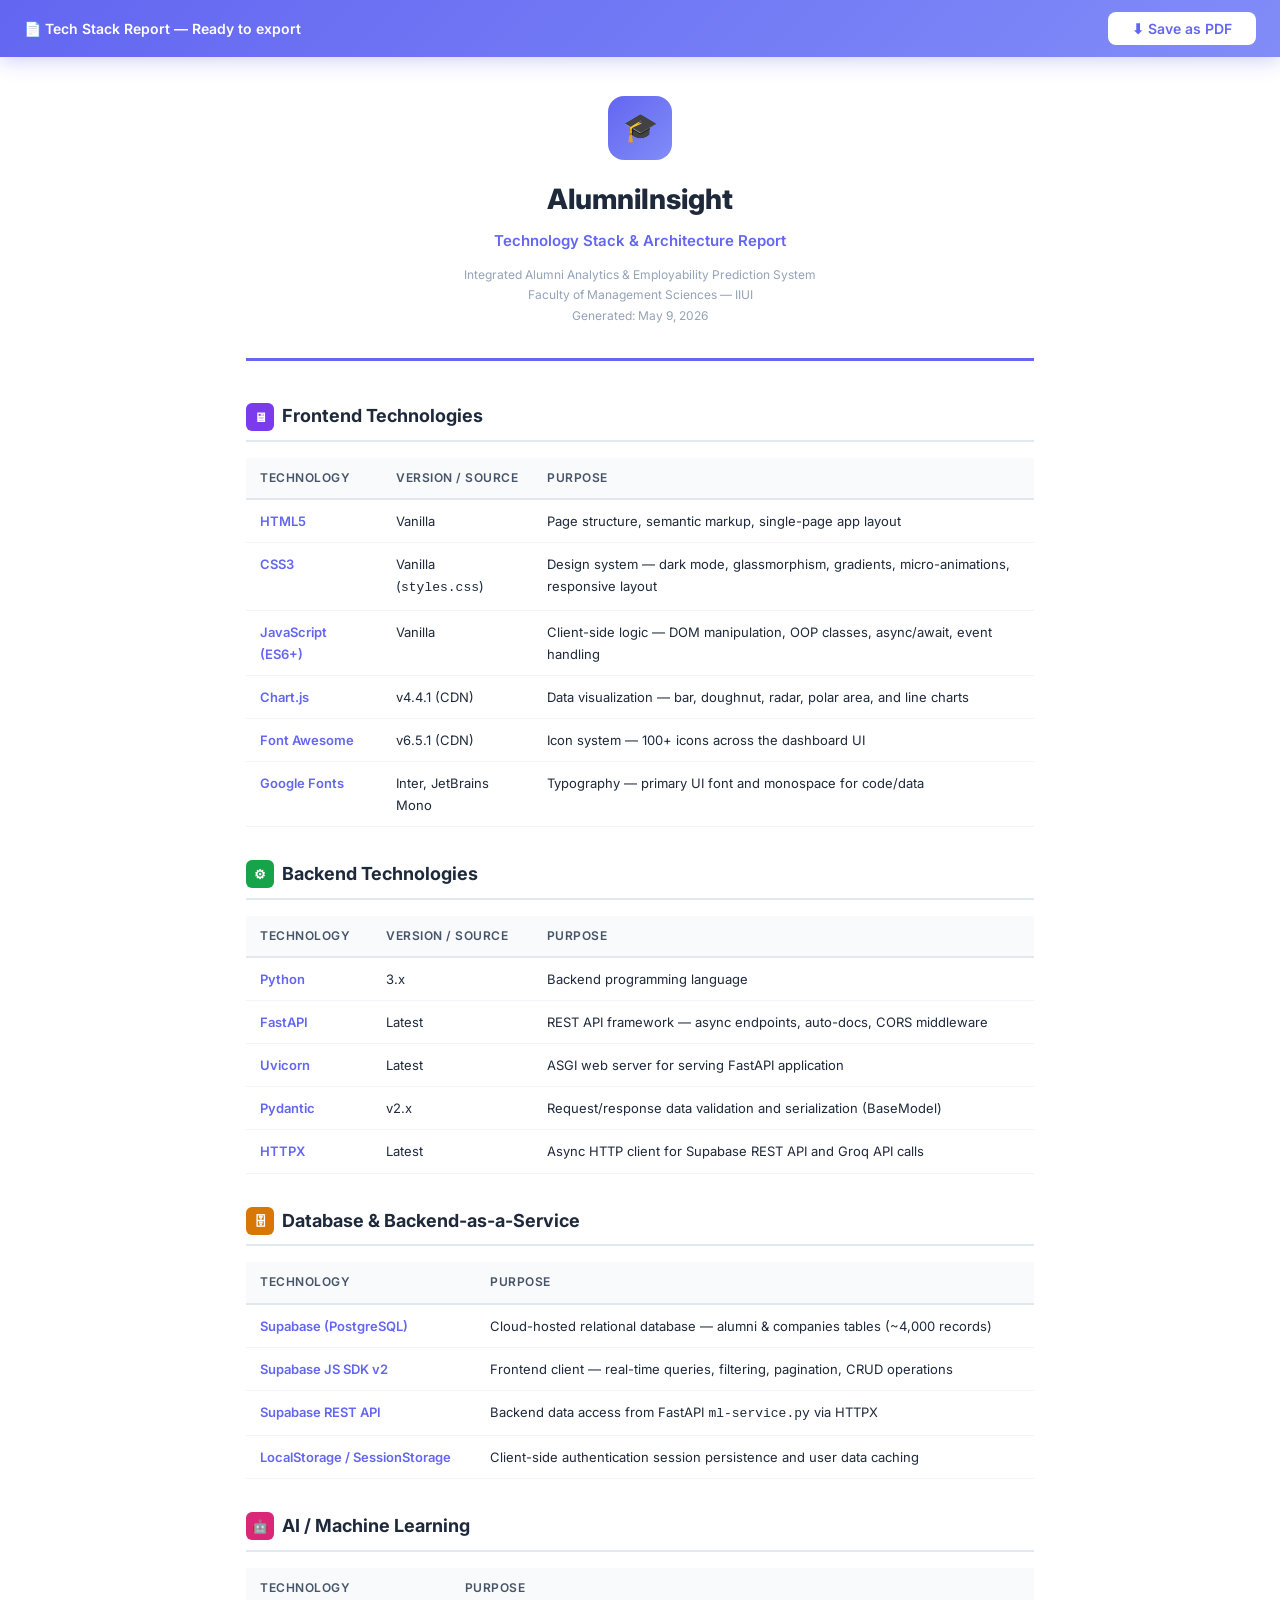
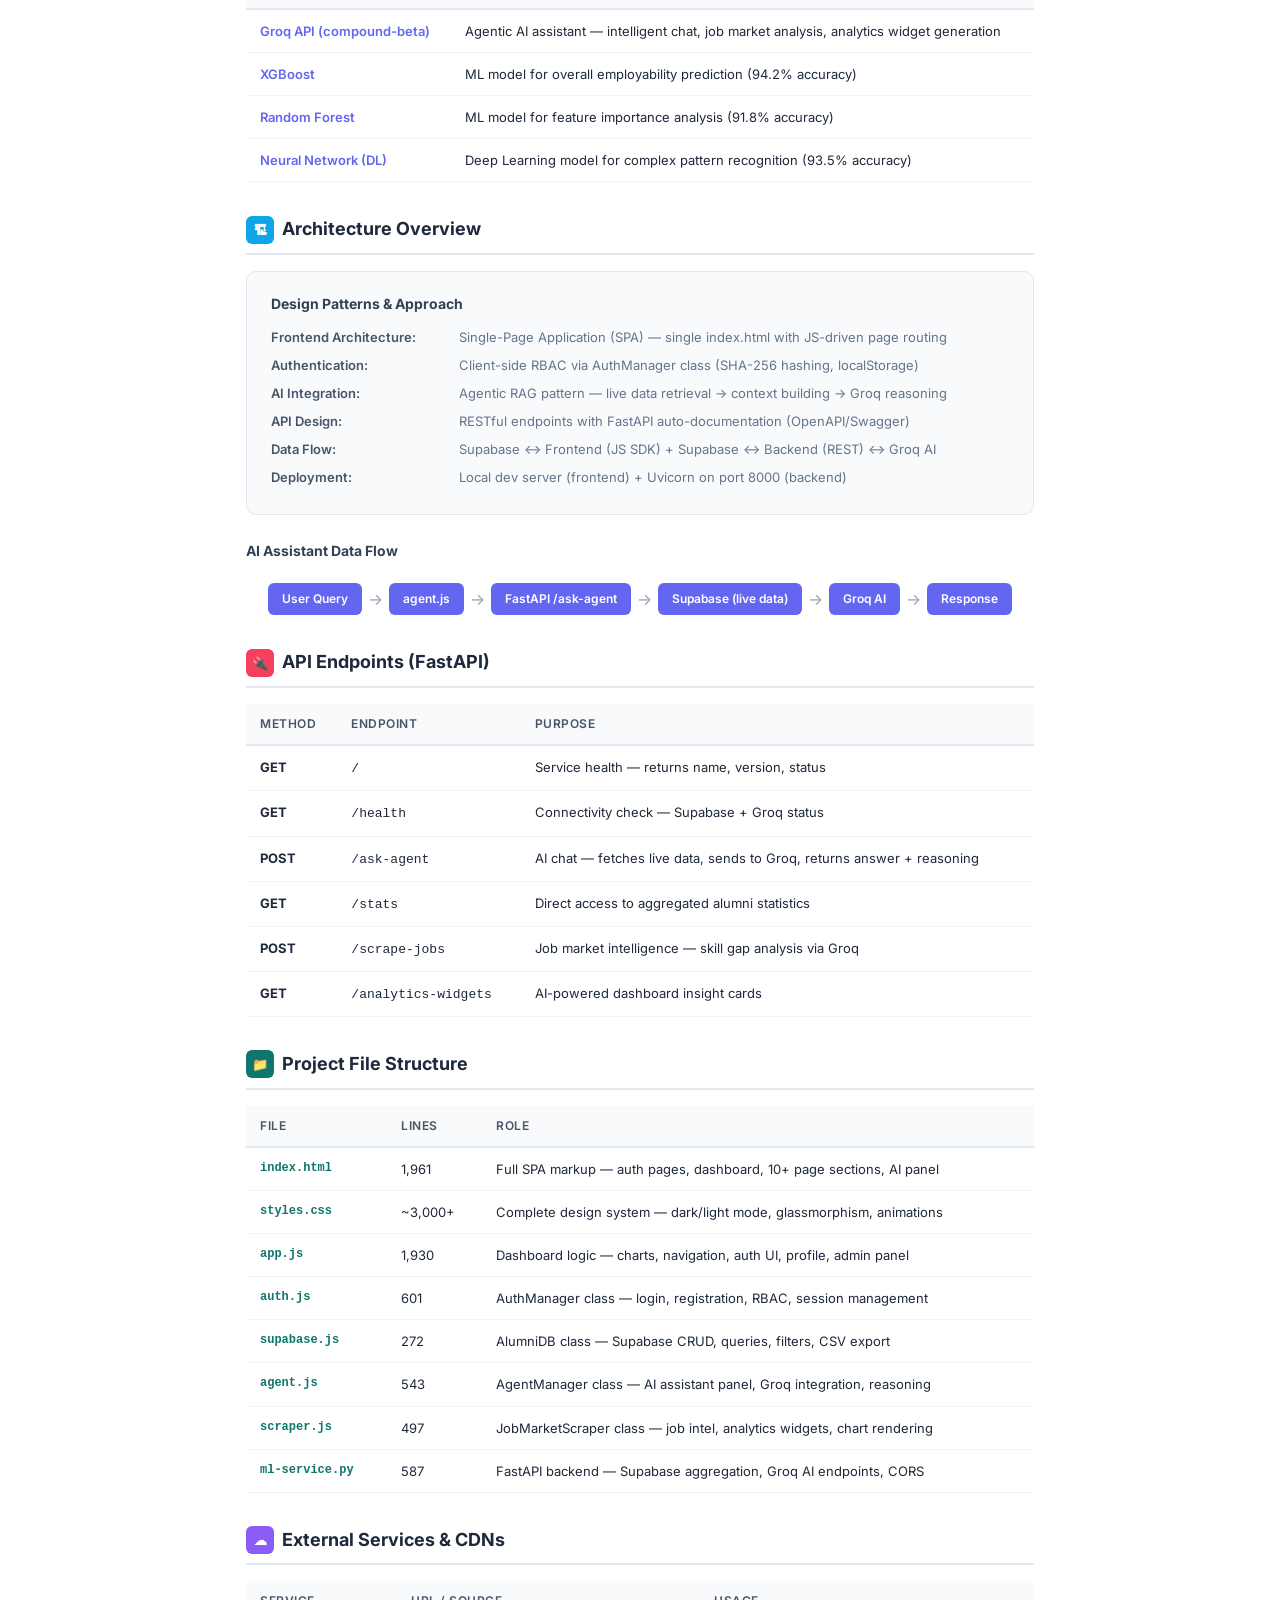
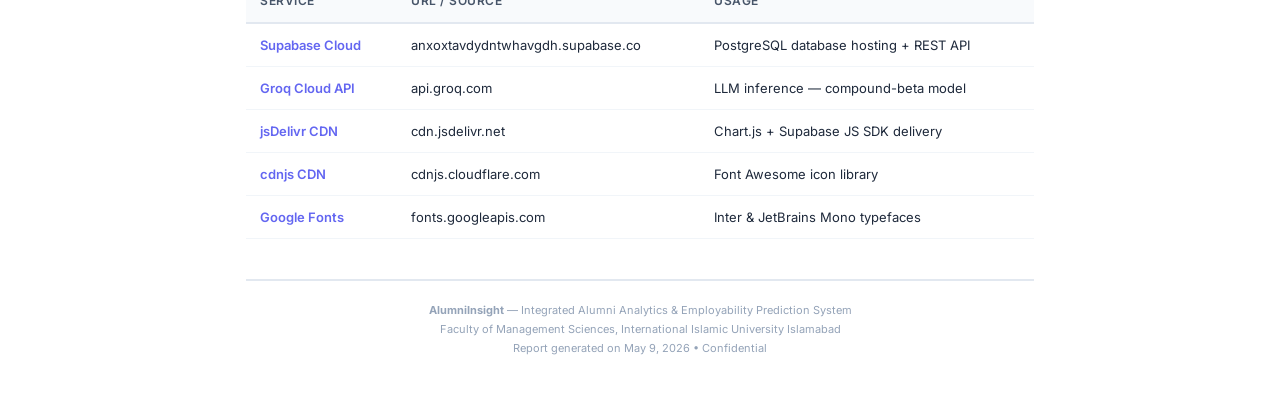
<file: tech_stack_report.html>
<!DOCTYPE html>
<html lang="en">
<head>
    <meta charset="UTF-8">
    <meta name="viewport" content="width=device-width, initial-scale=1.0">
    <title>AlumniInsight — Technology Stack Report</title>
    <link href="https://fonts.googleapis.com/css2?family=Inter:wght@300;400;500;600;700;800&display=swap" rel="stylesheet">
    <style>
        * { margin: 0; padding: 0; box-sizing: border-box; }
        body {
            font-family: 'Inter', sans-serif;
            background: #ffffff;
            color: #1e293b;
            line-height: 1.7;
            padding: 48px 56px;
            max-width: 900px;
            margin: 0 auto;
        }

        @media print {
            body { padding: 24px 32px; }
            .no-print { display: none !important; }
            .page-break { page-break-before: always; }
            table { page-break-inside: avoid; }
            h2 { page-break-after: avoid; }
        }

        /* Print Button */
        .print-bar {
            position: fixed; top: 0; left: 0; right: 0;
            background: linear-gradient(135deg, #6366f1, #818cf8);
            color: white; padding: 12px 24px;
            display: flex; justify-content: space-between; align-items: center;
            z-index: 100; box-shadow: 0 4px 20px rgba(99,102,241,0.3);
        }
        .print-bar span { font-weight: 600; font-size: 14px; }
        .print-btn {
            background: white; color: #6366f1; border: none;
            padding: 8px 24px; border-radius: 8px; font-weight: 600;
            cursor: pointer; font-size: 14px; font-family: inherit;
        }
        .print-btn:hover { background: #f0f0ff; }

        /* Header */
        .report-header {
            text-align: center; margin-bottom: 40px; padding-top: 48px;
            border-bottom: 3px solid #6366f1; padding-bottom: 32px;
        }
        .report-header .logo-icon {
            width: 64px; height: 64px; border-radius: 16px;
            background: linear-gradient(135deg, #6366f1, #818cf8);
            display: inline-flex; align-items: center; justify-content: center;
            color: white; font-size: 28px; margin-bottom: 16px;
        }
        .report-header h1 { font-size: 28px; font-weight: 800; color: #1e293b; margin-bottom: 4px; }
        .report-header .subtitle { font-size: 15px; color: #6366f1; font-weight: 600; margin-bottom: 12px; }
        .report-header .meta { font-size: 12px; color: #94a3b8; }

        /* Section */
        h2 {
            font-size: 18px; font-weight: 700; color: #1e293b;
            margin: 32px 0 16px; padding-bottom: 8px;
            border-bottom: 2px solid #e2e8f0;
            display: flex; align-items: center; gap: 8px;
        }
        h2 .icon {
            width: 28px; height: 28px; border-radius: 6px;
            display: inline-flex; align-items: center; justify-content: center;
            color: white; font-size: 13px; flex-shrink: 0;
        }

        /* Tables */
        table {
            width: 100%; border-collapse: collapse; margin-bottom: 24px;
            font-size: 13px;
        }
        thead th {
            background: #f8fafc; color: #475569; font-weight: 600;
            text-align: left; padding: 10px 14px; border-bottom: 2px solid #e2e8f0;
            font-size: 12px; text-transform: uppercase; letter-spacing: 0.5px;
        }
        tbody td {
            padding: 10px 14px; border-bottom: 1px solid #f1f5f9;
            vertical-align: top;
        }
        tbody tr:hover { background: #fafbff; }
        .tech-name { font-weight: 600; color: #6366f1; }
        .tag {
            display: inline-block; padding: 2px 8px; border-radius: 4px;
            font-size: 11px; font-weight: 600;
        }
        .tag-frontend { background: #ede9fe; color: #7c3aed; }
        .tag-backend { background: #dcfce7; color: #16a34a; }
        .tag-db { background: #fef3c7; color: #d97706; }
        .tag-ai { background: #fce7f3; color: #db2777; }

        /* File table */
        .file-table td:first-child { font-family: 'Courier New', monospace; font-size: 12px; font-weight: 600; color: #0f766e; }

        /* Architecture box */
        .arch-box {
            background: #f8fafc; border: 1px solid #e2e8f0; border-radius: 10px;
            padding: 20px 24px; margin-bottom: 24px;
        }
        .arch-box h3 { font-size: 14px; font-weight: 700; margin-bottom: 10px; color: #334155; }
        .arch-item { display: flex; gap: 8px; margin-bottom: 6px; font-size: 13px; }
        .arch-label { font-weight: 600; color: #475569; min-width: 180px; }
        .arch-value { color: #64748b; }

        /* Flow diagram */
        .flow {
            display: flex; align-items: center; justify-content: center;
            gap: 6px; margin: 20px 0; flex-wrap: wrap;
        }
        .flow-step {
            background: #6366f1; color: white; padding: 6px 14px;
            border-radius: 6px; font-size: 12px; font-weight: 600;
        }
        .flow-arrow { color: #94a3b8; font-size: 16px; }

        /* Footer */
        .report-footer {
            margin-top: 40px; padding-top: 20px; border-top: 2px solid #e2e8f0;
            text-align: center; font-size: 11px; color: #94a3b8;
        }
    </style>
</head>
<body>

    <!-- Print Bar (hidden in print) -->
    <div class="print-bar no-print">
        <span>📄 Tech Stack Report — Ready to export</span>
        <button class="print-btn" onclick="window.print()">⬇ Save as PDF</button>
    </div>

    <!-- Report Header -->
    <div class="report-header">
        <div class="logo-icon">🎓</div>
        <h1>AlumniInsight</h1>
        <div class="subtitle">Technology Stack & Architecture Report</div>
        <div class="meta">
            Integrated Alumni Analytics & Employability Prediction System<br>
            Faculty of Management Sciences — IIUI<br>
            Generated: May 9, 2026
        </div>
    </div>

    <!-- 1. FRONTEND -->
    <h2><span class="icon" style="background:#7c3aed">🖥</span> Frontend Technologies</h2>
    <table>
        <thead><tr><th>Technology</th><th>Version / Source</th><th>Purpose</th></tr></thead>
        <tbody>
            <tr><td class="tech-name">HTML5</td><td>Vanilla</td><td>Page structure, semantic markup, single-page app layout</td></tr>
            <tr><td class="tech-name">CSS3</td><td>Vanilla (<code>styles.css</code>)</td><td>Design system — dark mode, glassmorphism, gradients, micro-animations, responsive layout</td></tr>
            <tr><td class="tech-name">JavaScript (ES6+)</td><td>Vanilla</td><td>Client-side logic — DOM manipulation, OOP classes, async/await, event handling</td></tr>
            <tr><td class="tech-name">Chart.js</td><td>v4.4.1 (CDN)</td><td>Data visualization — bar, doughnut, radar, polar area, and line charts</td></tr>
            <tr><td class="tech-name">Font Awesome</td><td>v6.5.1 (CDN)</td><td>Icon system — 100+ icons across the dashboard UI</td></tr>
            <tr><td class="tech-name">Google Fonts</td><td>Inter, JetBrains Mono</td><td>Typography — primary UI font and monospace for code/data</td></tr>
        </tbody>
    </table>

    <!-- 2. BACKEND -->
    <h2><span class="icon" style="background:#16a34a">⚙</span> Backend Technologies</h2>
    <table>
        <thead><tr><th>Technology</th><th>Version / Source</th><th>Purpose</th></tr></thead>
        <tbody>
            <tr><td class="tech-name">Python</td><td>3.x</td><td>Backend programming language</td></tr>
            <tr><td class="tech-name">FastAPI</td><td>Latest</td><td>REST API framework — async endpoints, auto-docs, CORS middleware</td></tr>
            <tr><td class="tech-name">Uvicorn</td><td>Latest</td><td>ASGI web server for serving FastAPI application</td></tr>
            <tr><td class="tech-name">Pydantic</td><td>v2.x</td><td>Request/response data validation and serialization (BaseModel)</td></tr>
            <tr><td class="tech-name">HTTPX</td><td>Latest</td><td>Async HTTP client for Supabase REST API and Groq API calls</td></tr>
        </tbody>
    </table>

    <!-- 3. DATABASE -->
    <h2><span class="icon" style="background:#d97706">🗄</span> Database & Backend-as-a-Service</h2>
    <table>
        <thead><tr><th>Technology</th><th>Purpose</th></tr></thead>
        <tbody>
            <tr><td class="tech-name">Supabase (PostgreSQL)</td><td>Cloud-hosted relational database — alumni & companies tables (~4,000 records)</td></tr>
            <tr><td class="tech-name">Supabase JS SDK v2</td><td>Frontend client — real-time queries, filtering, pagination, CRUD operations</td></tr>
            <tr><td class="tech-name">Supabase REST API</td><td>Backend data access from FastAPI <code>ml-service.py</code> via HTTPX</td></tr>
            <tr><td class="tech-name">LocalStorage / SessionStorage</td><td>Client-side authentication session persistence and user data caching</td></tr>
        </tbody>
    </table>

    <!-- 4. AI/ML -->
    <h2><span class="icon" style="background:#db2777">🤖</span> AI / Machine Learning</h2>
    <table>
        <thead><tr><th>Technology</th><th>Purpose</th></tr></thead>
        <tbody>
            <tr><td class="tech-name">Groq API (compound-beta)</td><td>Agentic AI assistant — intelligent chat, job market analysis, analytics widget generation</td></tr>
            <tr><td class="tech-name">XGBoost</td><td>ML model for overall employability prediction (94.2% accuracy)</td></tr>
            <tr><td class="tech-name">Random Forest</td><td>ML model for feature importance analysis (91.8% accuracy)</td></tr>
            <tr><td class="tech-name">Neural Network (DL)</td><td>Deep Learning model for complex pattern recognition (93.5% accuracy)</td></tr>
        </tbody>
    </table>

    <div class="page-break"></div>

    <!-- 5. ARCHITECTURE -->
    <h2><span class="icon" style="background:#0ea5e9">🏗</span> Architecture Overview</h2>
    <div class="arch-box">
        <h3>Design Patterns & Approach</h3>
        <div class="arch-item"><span class="arch-label">Frontend Architecture:</span><span class="arch-value">Single-Page Application (SPA) — single index.html with JS-driven page routing</span></div>
        <div class="arch-item"><span class="arch-label">Authentication:</span><span class="arch-value">Client-side RBAC via AuthManager class (SHA-256 hashing, localStorage)</span></div>
        <div class="arch-item"><span class="arch-label">AI Integration:</span><span class="arch-value">Agentic RAG pattern — live data retrieval → context building → Groq reasoning</span></div>
        <div class="arch-item"><span class="arch-label">API Design:</span><span class="arch-value">RESTful endpoints with FastAPI auto-documentation (OpenAPI/Swagger)</span></div>
        <div class="arch-item"><span class="arch-label">Data Flow:</span><span class="arch-value">Supabase ↔ Frontend (JS SDK) + Supabase ↔ Backend (REST) ↔ Groq AI</span></div>
        <div class="arch-item"><span class="arch-label">Deployment:</span><span class="arch-value">Local dev server (frontend) + Uvicorn on port 8000 (backend)</span></div>
    </div>

    <h3 style="font-size:14px;font-weight:700;color:#334155;margin-bottom:12px;">AI Assistant Data Flow</h3>
    <div class="flow">
        <span class="flow-step">User Query</span><span class="flow-arrow">→</span>
        <span class="flow-step">agent.js</span><span class="flow-arrow">→</span>
        <span class="flow-step">FastAPI /ask-agent</span><span class="flow-arrow">→</span>
        <span class="flow-step">Supabase (live data)</span><span class="flow-arrow">→</span>
        <span class="flow-step">Groq AI</span><span class="flow-arrow">→</span>
        <span class="flow-step">Response</span>
    </div>

    <!-- 6. API ENDPOINTS -->
    <h2><span class="icon" style="background:#f43f5e">🔌</span> API Endpoints (FastAPI)</h2>
    <table>
        <thead><tr><th>Method</th><th>Endpoint</th><th>Purpose</th></tr></thead>
        <tbody>
            <tr><td><strong>GET</strong></td><td><code>/</code></td><td>Service health — returns name, version, status</td></tr>
            <tr><td><strong>GET</strong></td><td><code>/health</code></td><td>Connectivity check — Supabase + Groq status</td></tr>
            <tr><td><strong>POST</strong></td><td><code>/ask-agent</code></td><td>AI chat — fetches live data, sends to Groq, returns answer + reasoning</td></tr>
            <tr><td><strong>GET</strong></td><td><code>/stats</code></td><td>Direct access to aggregated alumni statistics</td></tr>
            <tr><td><strong>POST</strong></td><td><code>/scrape-jobs</code></td><td>Job market intelligence — skill gap analysis via Groq</td></tr>
            <tr><td><strong>GET</strong></td><td><code>/analytics-widgets</code></td><td>AI-powered dashboard insight cards</td></tr>
        </tbody>
    </table>

    <!-- 7. PROJECT FILES -->
    <h2><span class="icon" style="background:#0f766e">📁</span> Project File Structure</h2>
    <table class="file-table">
        <thead><tr><th>File</th><th>Lines</th><th>Role</th></tr></thead>
        <tbody>
            <tr><td>index.html</td><td>1,961</td><td>Full SPA markup — auth pages, dashboard, 10+ page sections, AI panel</td></tr>
            <tr><td>styles.css</td><td>~3,000+</td><td>Complete design system — dark/light mode, glassmorphism, animations</td></tr>
            <tr><td>app.js</td><td>1,930</td><td>Dashboard logic — charts, navigation, auth UI, profile, admin panel</td></tr>
            <tr><td>auth.js</td><td>601</td><td>AuthManager class — login, registration, RBAC, session management</td></tr>
            <tr><td>supabase.js</td><td>272</td><td>AlumniDB class — Supabase CRUD, queries, filters, CSV export</td></tr>
            <tr><td>agent.js</td><td>543</td><td>AgentManager class — AI assistant panel, Groq integration, reasoning</td></tr>
            <tr><td>scraper.js</td><td>497</td><td>JobMarketScraper class — job intel, analytics widgets, chart rendering</td></tr>
            <tr><td>ml-service.py</td><td>587</td><td>FastAPI backend — Supabase aggregation, Groq AI endpoints, CORS</td></tr>
        </tbody>
    </table>

    <!-- 8. EXTERNAL SERVICES -->
    <h2><span class="icon" style="background:#8b5cf6">☁</span> External Services & CDNs</h2>
    <table>
        <thead><tr><th>Service</th><th>URL / Source</th><th>Usage</th></tr></thead>
        <tbody>
            <tr><td class="tech-name">Supabase Cloud</td><td>anxoxtavdydntwhavgdh.supabase.co</td><td>PostgreSQL database hosting + REST API</td></tr>
            <tr><td class="tech-name">Groq Cloud API</td><td>api.groq.com</td><td>LLM inference — compound-beta model</td></tr>
            <tr><td class="tech-name">jsDelivr CDN</td><td>cdn.jsdelivr.net</td><td>Chart.js + Supabase JS SDK delivery</td></tr>
            <tr><td class="tech-name">cdnjs CDN</td><td>cdnjs.cloudflare.com</td><td>Font Awesome icon library</td></tr>
            <tr><td class="tech-name">Google Fonts</td><td>fonts.googleapis.com</td><td>Inter & JetBrains Mono typefaces</td></tr>
        </tbody>
    </table>

    <!-- Footer -->
    <div class="report-footer">
        <strong>AlumniInsight</strong> — Integrated Alumni Analytics & Employability Prediction System<br>
        Faculty of Management Sciences, International Islamic University Islamabad<br>
        Report generated on May 9, 2026 • Confidential
    </div>

</body>
</html>
</file>
